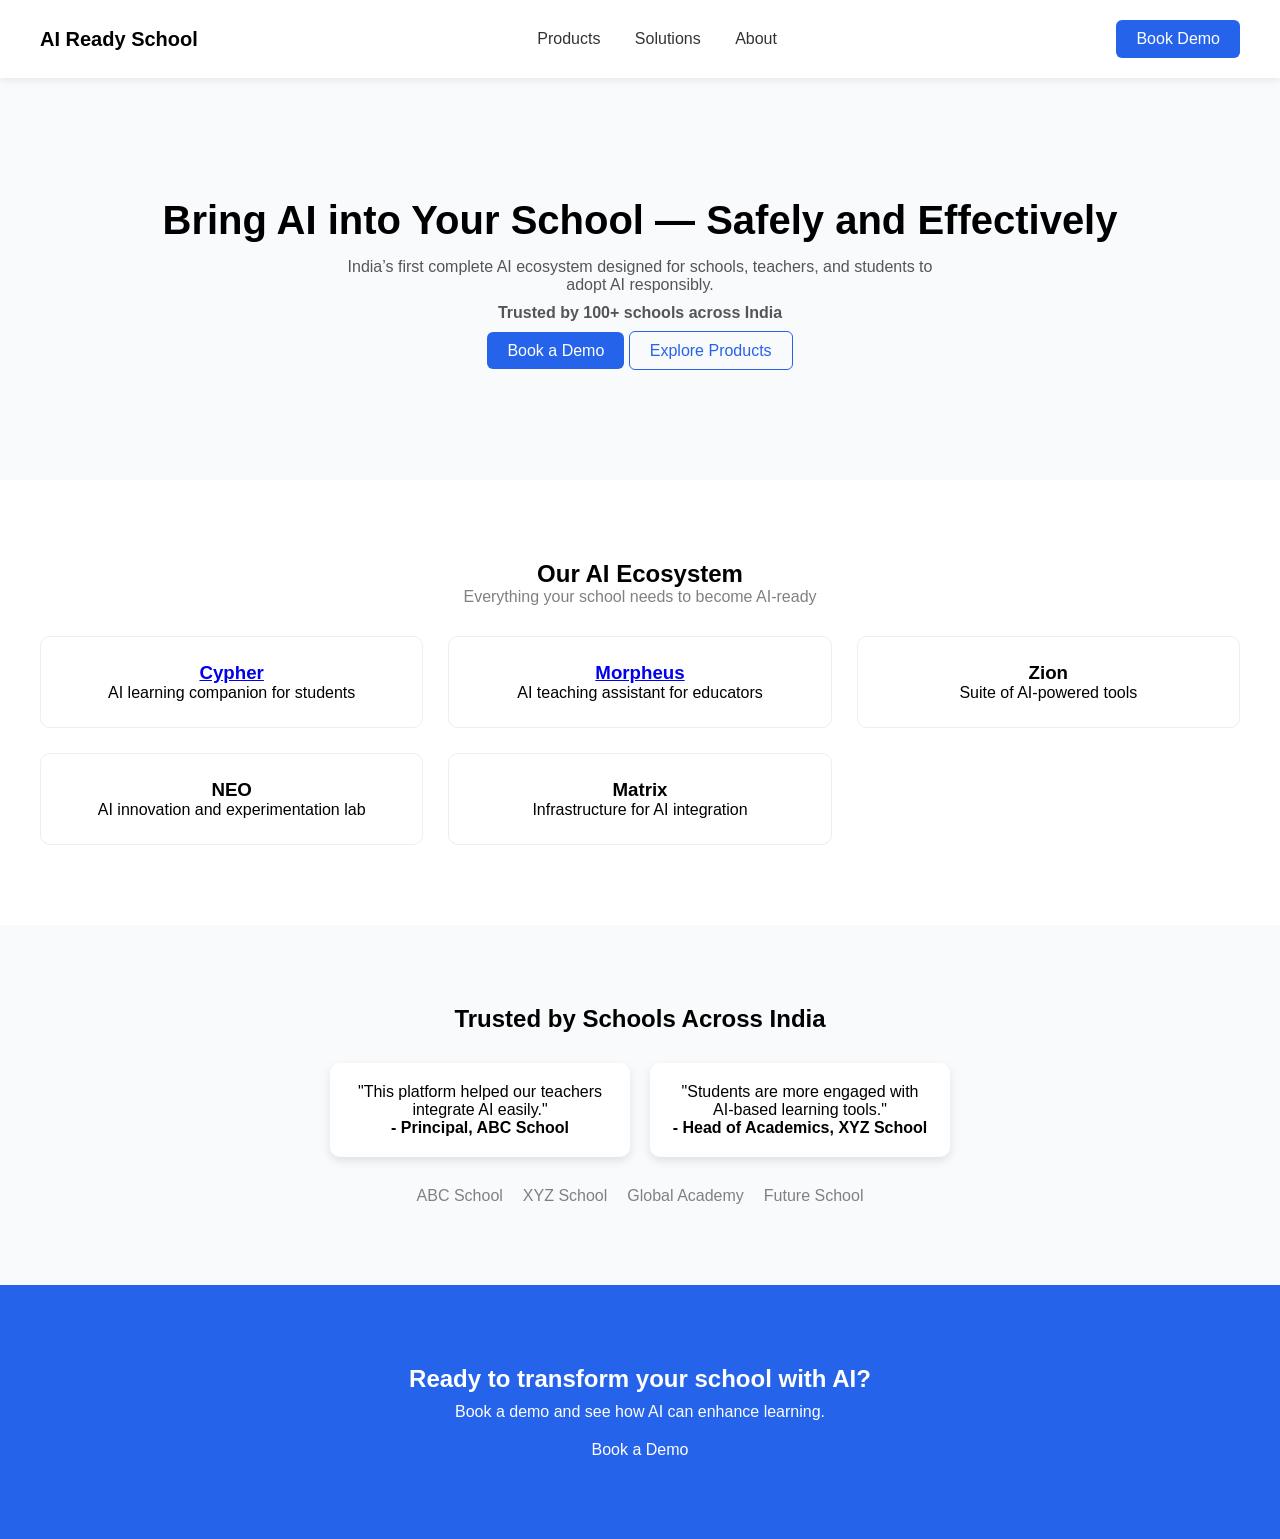
<file: index.html>
<!DOCTYPE html>
<html lang="en">
<head>
  <meta charset="UTF-8" />
  <meta name="viewport" content="width=device-width, initial-scale=1.0"/>
  <title>AI Ready School</title>
  <link rel="stylesheet" href="style.css" />
</head>
<body>

  <!-- NAVBAR -->
  <nav class="navbar">
    <h1 class="logo">AI Ready School</h1>

    <div class="nav-links">
      <a href="#products">Products</a>
      <a href="#">Solutions</a>
      <a href="#">About</a>
    </div>

    <a href="#cta" class="btn">Book Demo</a>
  </nav>

  <!-- HERO -->
  <section class="hero">
    <div class="hero-content">
      <h1>Bring AI into Your School — Safely and Effectively</h1>

      <p>
        India’s first complete AI ecosystem designed for schools,
        teachers, and students to adopt AI responsibly.
      </p>

      <!-- TRUST SIGNAL -->
      <p class="trust">Trusted by 100+ schools across India</p>

      <div class="hero-buttons">
        <a href="#cta" class="btn">Book a Demo</a>
        <a href="#products" class="btn-outline">Explore Products</a>
      </div>
    </div>
  </section>

  <!-- PRODUCTS -->
  <section id="products" class="products">
    <h2>Our AI Ecosystem</h2>
    <p class="subtitle">Everything your school needs to become AI-ready</p>

    <div class="product-grid">
      <div class="card">
        <h3><a href="cypher.html">Cypher</a></h3>
        <p>AI learning companion for students</p>
      </div>
      <div class="card">
        <h3><a href="morpheus.html">Morpheus</a></h3>
        <p>AI teaching assistant for educators</p>
      </div>

      <div class="card">
        <h3>Zion</h3>
        <p>Suite of AI-powered tools</p>
      </div>

      <div class="card">
        <h3>NEO</h3>
        <p>AI innovation and experimentation lab</p>
      </div>

      <div class="card">
        <h3>Matrix</h3>
        <p>Infrastructure for AI integration</p>
      </div>
    </div>
  </section>
<!-- TESTIMONIALS -->
<section class="testimonials">
  <h2>Trusted by Schools Across India</h2>

  <div class="testimonial-grid">
    <div class="testimonial-card">
      <p>"This platform helped our teachers integrate AI easily."</p>
      <h4>- Principal, ABC School</h4>
    </div>

    <div class="testimonial-card">
      <p>"Students are more engaged with AI-based learning tools."</p>
      <h4>- Head of Academics, XYZ School</h4>
    </div>
  </div>

  <!-- LOGOS -->
  <div class="logos">
    <span>ABC School</span>
    <span>XYZ School</span>
    <span>Global Academy</span>
    <span>Future School</span>
  </div>
</section>

  <!-- CTA SECTION -->
  <section id="cta" class="cta">
    <h2>Ready to transform your school with AI?</h2>
    <p>Book a demo and see how AI can enhance learning.</p>
    <a href="#" class="btn">Book a Demo</a>
  </section>

</body>
</html>
</file>
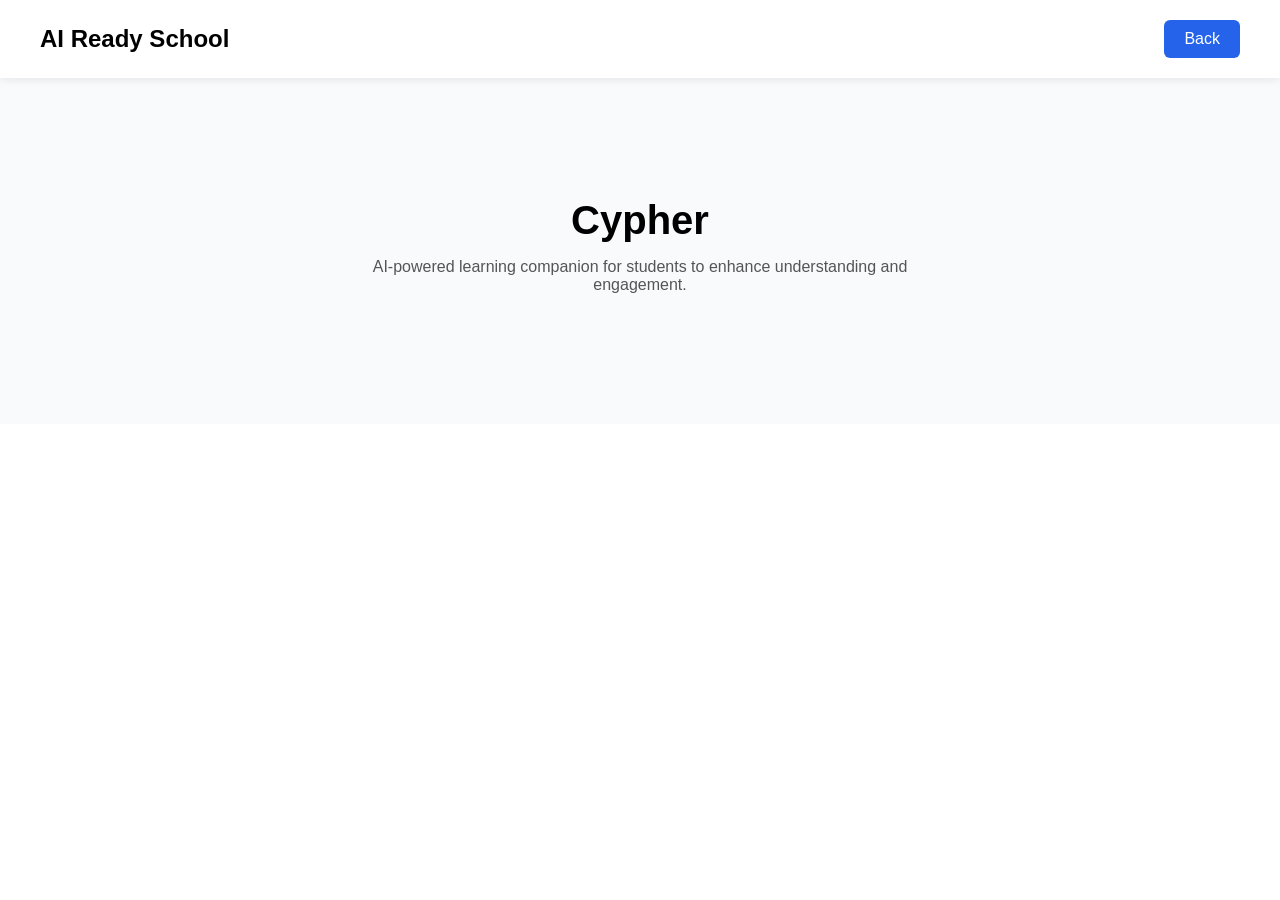
<file: cypher.html>
<!DOCTYPE html>
<html lang="en">
<head>
  <meta charset="UTF-8">
  <title>Cypher</title>
  <link rel="stylesheet" href="style.css">
</head>
<body>

<nav class="navbar">
  <h1>AI Ready School</h1>
  <a href="index.html" class="btn">Back</a>
</nav>

<section class="hero">
  <h1>Cypher</h1>
  <p>AI-powered learning companion for students to enhance understanding and engagement.</p>
</section>

</body>
</html>
</file>
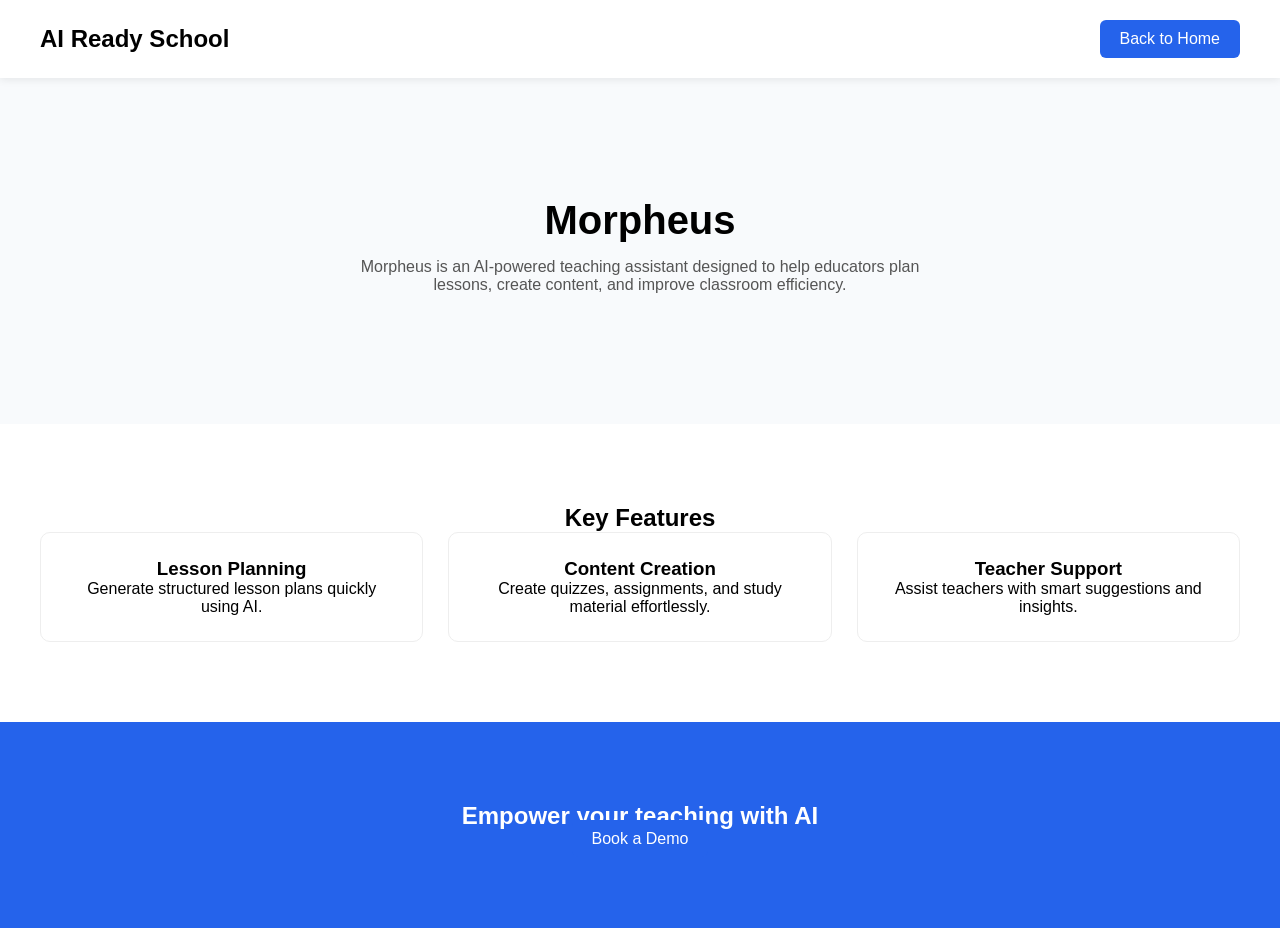
<file: morpheus.html>
<!DOCTYPE html>
<html lang="en">
<head>
  <meta charset="UTF-8">
  <meta name="viewport" content="width=device-width, initial-scale=1.0">
  <title>Morpheus</title>
  <link rel="stylesheet" href="style.css">
</head>
<body>

  <!-- NAVBAR -->
  <nav class="navbar">
    <h1>AI Ready School</h1>
    <a href="index.html" class="btn">Back to Home</a>
  </nav>

  <!-- HERO SECTION -->
  <section class="hero">
    <h1>Morpheus</h1>
    <p>
      Morpheus is an AI-powered teaching assistant designed to help educators
      plan lessons, create content, and improve classroom efficiency.
    </p>
  </section>

  <!-- FEATURES -->
  <section class="products">
    <h2>Key Features</h2>

    <div class="product-grid">
      <div class="card">
        <h3>Lesson Planning</h3>
        <p>Generate structured lesson plans quickly using AI.</p>
      </div>

      <div class="card">
        <h3>Content Creation</h3>
        <p>Create quizzes, assignments, and study material effortlessly.</p>
      </div>

      <div class="card">
        <h3>Teacher Support</h3>
        <p>Assist teachers with smart suggestions and insights.</p>
      </div>
    </div>
  </section>

  <!-- CTA -->
  <section class="cta">
    <h2>Empower your teaching with AI</h2>
    <a href="#" class="btn">Book a Demo</a>
  </section>

</body>
</html>
</file>
<file: style.css>
/* RESET */
* {
  margin: 0;
  padding: 0;
  box-sizing: border-box;
  font-family: Arial, sans-serif;
}

/* NAVBAR */
.navbar {
  display: flex;
  justify-content: space-between;
  align-items: center;
  padding: 20px 40px;
  box-shadow: 0 2px 8px rgba(0,0,0,0.08);
  position: sticky;
  top: 0;
  background: white;
  z-index: 100;
}

.logo {
  font-weight: bold;
  font-size: 20px;
}

.nav-links a {
  margin: 0 15px;
  text-decoration: none;
  color: #333;
  transition: 0.3s;
}

.nav-links a:hover {
  color: #2563eb;
}

/* BUTTONS */
.btn {
  background: #2563eb;
  color: white;
  padding: 10px 20px;
  border-radius: 6px;
  text-decoration: none;
  transition: 0.3s;
}

.btn:hover {
  background: #1d4ed8;
}

.btn-outline {
  border: 1px solid #2563eb;
  color: #2563eb;
  padding: 10px 20px;
  border-radius: 6px;
  text-decoration: none;
  transition: 0.3s;
}

.btn-outline:hover {
  background: #2563eb;
  color: white;
}

/* HERO */
.hero {
  padding: 120px 20px;
  text-align: center;
  background: #f8fafc;
}

.hero h1 {
  font-size: 40px;
  margin-bottom: 15px;
}

.hero p {
  color: #555;
  max-width: 600px;
  margin: auto;
  margin-bottom: 10px;
}

.trust {
  margin-top: 10px;
  color: #16a34a;
  font-weight: bold;
}

.hero-buttons {
  margin-top: 20px;
}

/* PRODUCTS */
.products {
  padding: 80px 40px;
  text-align: center;
}

.subtitle {
  color: gray;
  margin-bottom: 30px;
}

.product-grid {
  display: grid;
  grid-template-columns: repeat(3, 1fr);
  gap: 25px;
}

.card {
  border: 1px solid #eee;
  padding: 25px;
  border-radius: 10px;
  transition: 0.3s;
  background: white;
}

.card:hover {
  transform: translateY(-6px);
  box-shadow: 0 8px 20px rgba(0,0,0,0.1);
}

/* CTA */
.cta {
  text-align: center;
  padding: 80px 20px;
  background: #2563eb;
  color: white;
}

.cta p {
  margin: 10px 0 20px;
}

/* RESPONSIVE */
@media (max-width: 768px) {
  .nav-links {
    display: none;
  }

  .hero h1 {
    font-size: 28px;
  }

  .product-grid {
    grid-template-columns: 1fr;
  }
}
/* TESTIMONIALS */
.testimonials {
  padding: 80px 20px;
  text-align: center;
  background: #f9fafb;
}

.testimonial-grid {
  display: flex;
  gap: 20px;
  justify-content: center;
  margin-top: 30px;
}

.testimonial-card {
  background: white;
  padding: 20px;
  border-radius: 10px;
  width: 300px;
  box-shadow: 0 4px 10px rgba(0,0,0,0.1);
  transition: 0.3s;
}

.testimonial-card:hover {
  transform: translateY(-5px);
}

.logos {
  margin-top: 30px;
  display: flex;
  justify-content: center;
  gap: 20px;
  color: gray;
}
/* FADE-IN ANIMATION */
@keyframes fadeIn {
  from {
    opacity: 0;
    transform: translateY(20px);
  }
  to {
    opacity: 1;
    transform: translateY(0);
  }
}

/* APPLY ANIMATION */
.hero,
.products,
.testimonials,
.cta {
  animation: fadeIn 1s ease-in;
}
</file>
